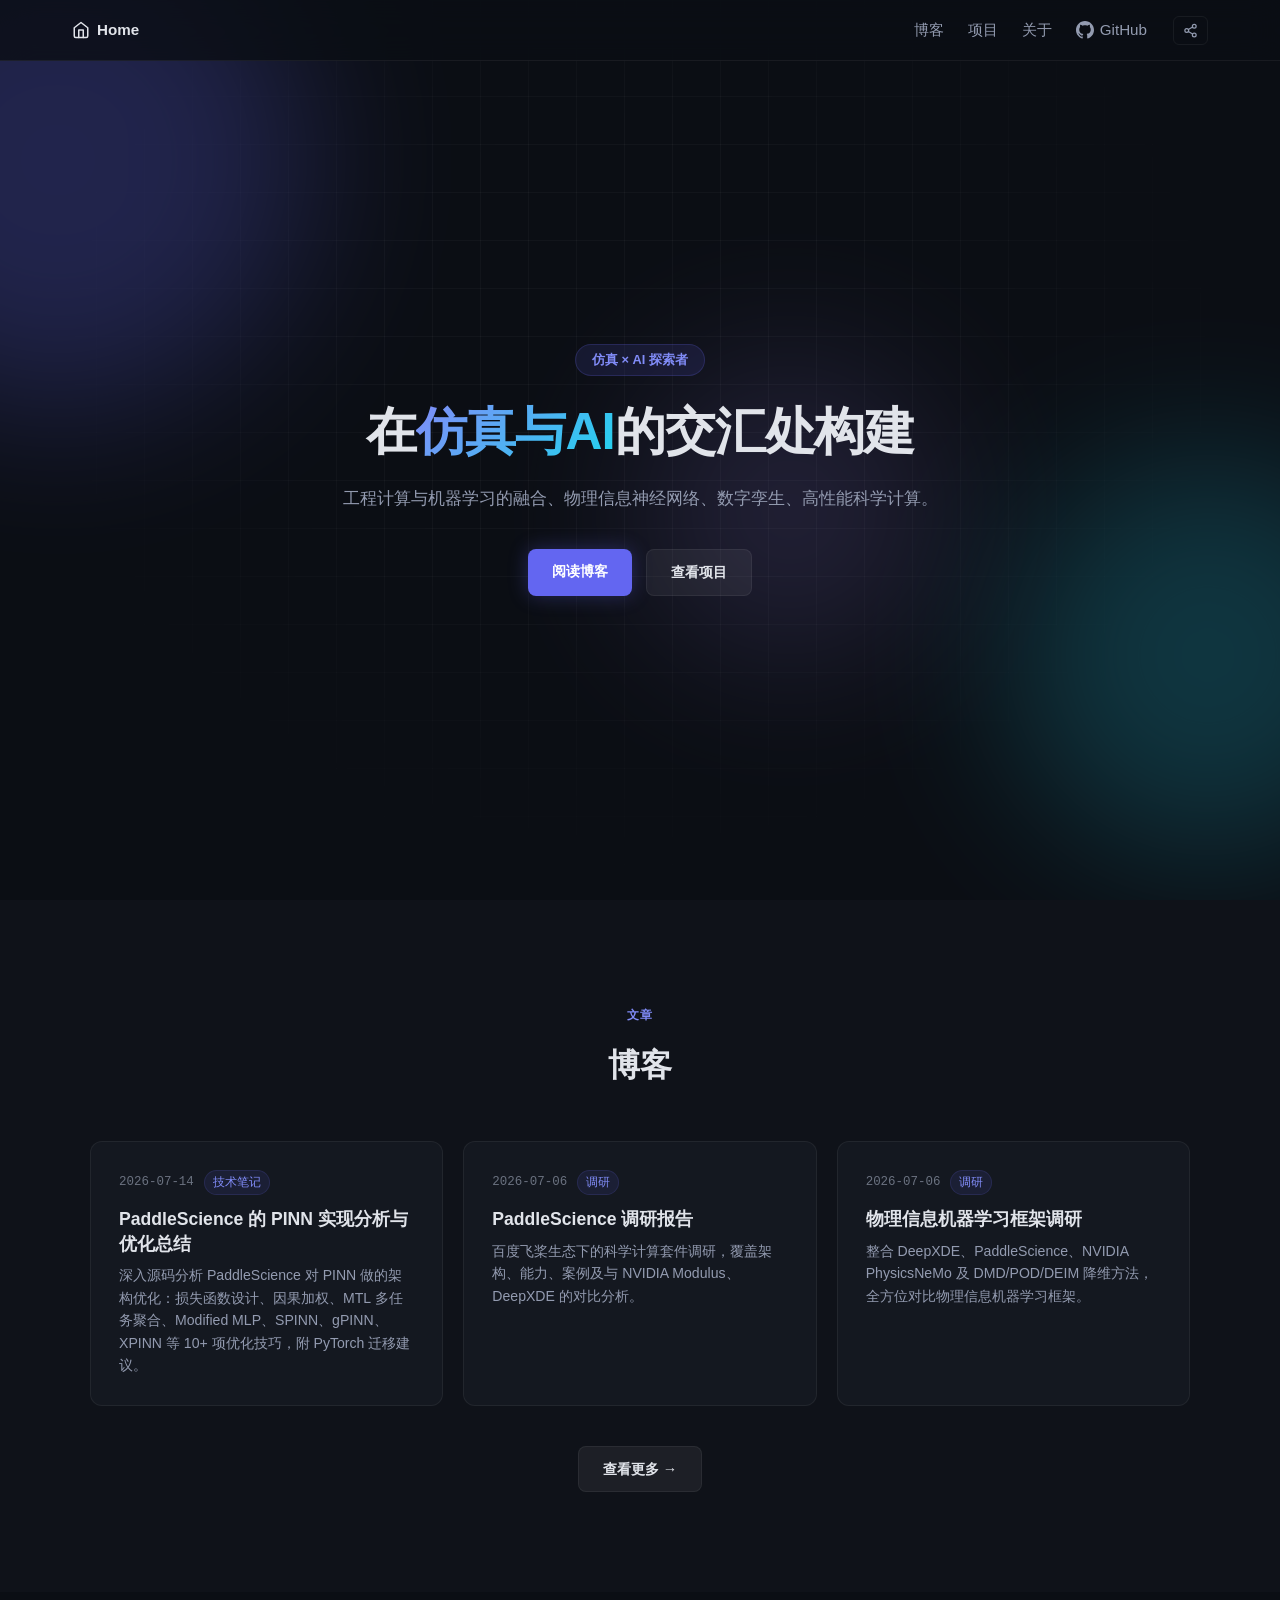
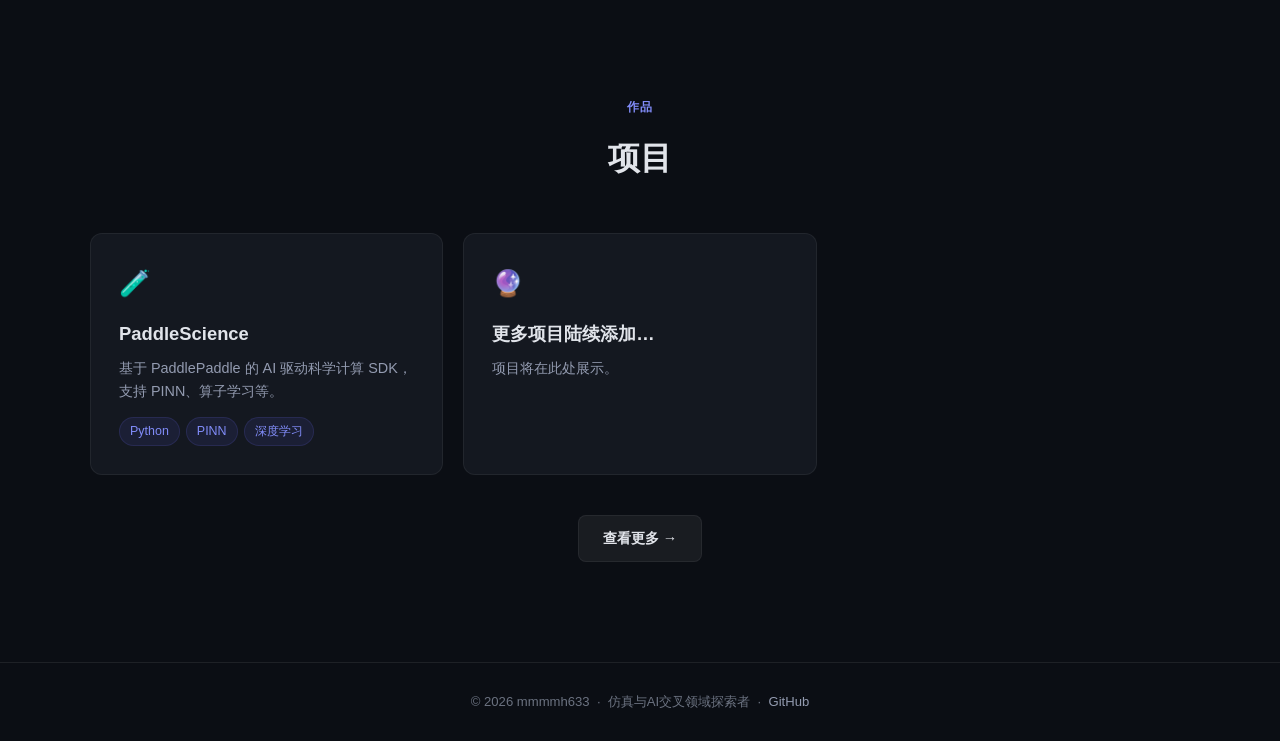
<file: index.html>
<!DOCTYPE html>
<html lang="zh-CN">
<head>
<meta charset="UTF-8">
<meta name="viewport" content="width=device-width, initial-scale=1.0">
<title>mmmmh633</title>
<link rel="stylesheet" href="style.css">
</head>
<body>

<!-- 导航 -->
<nav class="nav">
  <div class="nav-inner">
    <a href="#" class="logo">
      <svg class="logo-svg" viewBox="0 0 24 24" fill="none" stroke="currentColor" stroke-width="2" stroke-linecap="round" stroke-linejoin="round"><path d="M3 9l9-7 9 7v11a2 2 0 0 1-2 2H5a2 2 0 0 1-2-2z"/><polyline points="9 22 9 12 15 12 15 22"/></svg>
      Home
    </a>
    <div class="nav-links">
      <a href="#latest", class="nav-icon-link">博客</a>
      <a href="#projects", class="nav-icon-link">项目</a>
      <a href="about.html", class="nav-icon-link">关于</a>
      <a href="https://github.com/mmmmh633", target="_blank", class="nav-icon-link">
        <svg class="nav-svg" viewBox="0 0 24 24" fill="currentColor"><path d="M12 0C5.37 0 0 5.37 0 12c0 5.3 3.438 9.8 8.205 11.385.6.113.82-.258.82-.577 0-.285-.01-1.04-.015-2.04-3.338.724-4.042-1.61-4.042-1.61-.546-1.385-1.335-1.755-1.335-1.755-1.087-.744.084-.729.084-.729 1.205.084 1.838 1.236 1.838 1.236 1.07 1.835 2.809 1.305 3.495.998.108-.776.417-1.305.76-1.605-2.665-.3-5.466-1.332-5.466-5.93 0-1.31.465-2.38 1.235-3.22-.135-.303-.54-1.523.105-3.176 0 0 1.005-.322 3.3 1.23.96-.267 1.98-.399 3-.405 1.02.006 2.04.138 3 .405 2.28-1.552 3.285-1.23 3.285-1.23.645 1.653.24 2.873.12 3.176.765.84 1.23 1.91 1.23 3.22 0 4.61-2.805 5.625-5.475 5.92.42.36.81 1.096.81 2.22 0 1.605-.015 2.896-.015 3.286 0 .315.21.69.825.57C20.565 21.795 24 17.295 24 12c0-6.63-5.37-12-12-12z"/></svg>
        GitHub
      </a>
      <button class="nav-share" id="shareBtn" title="分享">
        <svg viewBox="0 0 24 24" fill="none" stroke="currentColor" stroke-width="2" stroke-linecap="round" stroke-linejoin="round"><circle cx="18" cy="5" r="3"/><circle cx="6" cy="12" r="3"/><circle cx="18" cy="19" r="3"/><line x1="8.59" y1="13.51" x2="15.42" y2="17.49"/><line x1="15.41" y1="6.51" x2="8.59" y2="10.49"/></svg>
      </button>
    </div>
  </div>
</nav>

<!-- 首屏 -->
<section class="hero" id="home">
  <div class="hero-grid"></div>
  <div class="hero-orb orb-1"></div>
  <div class="hero-orb orb-2"></div>
  <div class="hero-orb orb-3"></div>
  <div class="hero-content">
    <div class="hero-tag">仿真 × AI 探索者</div>
    <h1>在<span class="gradient-text">仿真与AI</span>的交汇处构建</h1>
    <p class="hero-desc">工程计算与机器学习的融合、物理信息神经网络、数字孪生、高性能科学计算。</p>
    <div class="hero-links">
      <a href="#latest" class="btn-primary">阅读博客</a>
      <a href="#projects" class="btn-secondary">查看项目</a>
    </div>
  </div>
</section>

<!-- 最新文章磁贴 -->
<section class="section section-alt" id="latest">
  <div class="container">
    <div class="section-header">
      <span class="section-tag">文章</span>
      <h2>博客</h2>
    </div>
    <div class="blog-grid" id="homeBlogGrid"></div>
    <div class="view-more">
      <a href="blog.html" class="btn-secondary">查看更多 →</a>
    </div>
  </div>
</section>

<!-- 项目 -->
<section class="section" id="projects">
  <div class="container">
    <div class="section-header">
      <span class="section-tag">作品</span>
      <h2>项目</h2>
    </div>
    <div class="projects-grid">
      <a href="https://github.com/mmmmh633/PaddleScience" class="project-card" target="_blank">
        <div class="project-icon">🧪</div>
        <h3>PaddleScience</h3>
        <p>基于 PaddlePaddle 的 AI 驱动科学计算 SDK，支持 PINN、算子学习等。</p>
        <div class="project-tags">
          <span>Python</span><span>PINN</span><span>深度学习</span>
        </div>
      </a>
      <div class="project-card placeholder">
        <div class="project-icon">🔮</div>
        <h3>更多项目陆续添加…</h3>
        <p>项目将在此处展示。</p>
      </div>
    </div>
    <div class="view-more">
      <a href="https://github.com/mmmmh633" target="_blank" class="btn-secondary">查看更多 →</a>
    </div>
  </div>
</section>

<!-- 页脚 -->
<footer>
  <div class="container">
    <p>&copy; 2026 mmmmh633 &nbsp;·&nbsp; 仿真与AI交叉领域探索者 &nbsp;·&nbsp; <a href="https://github.com/mmmmh633" target="_blank">GitHub</a></p>
  </div>
</footer>

<script src="blog-posts-data.js"></script>
<script src="app.js"></script>
</body>
</html>
</file>
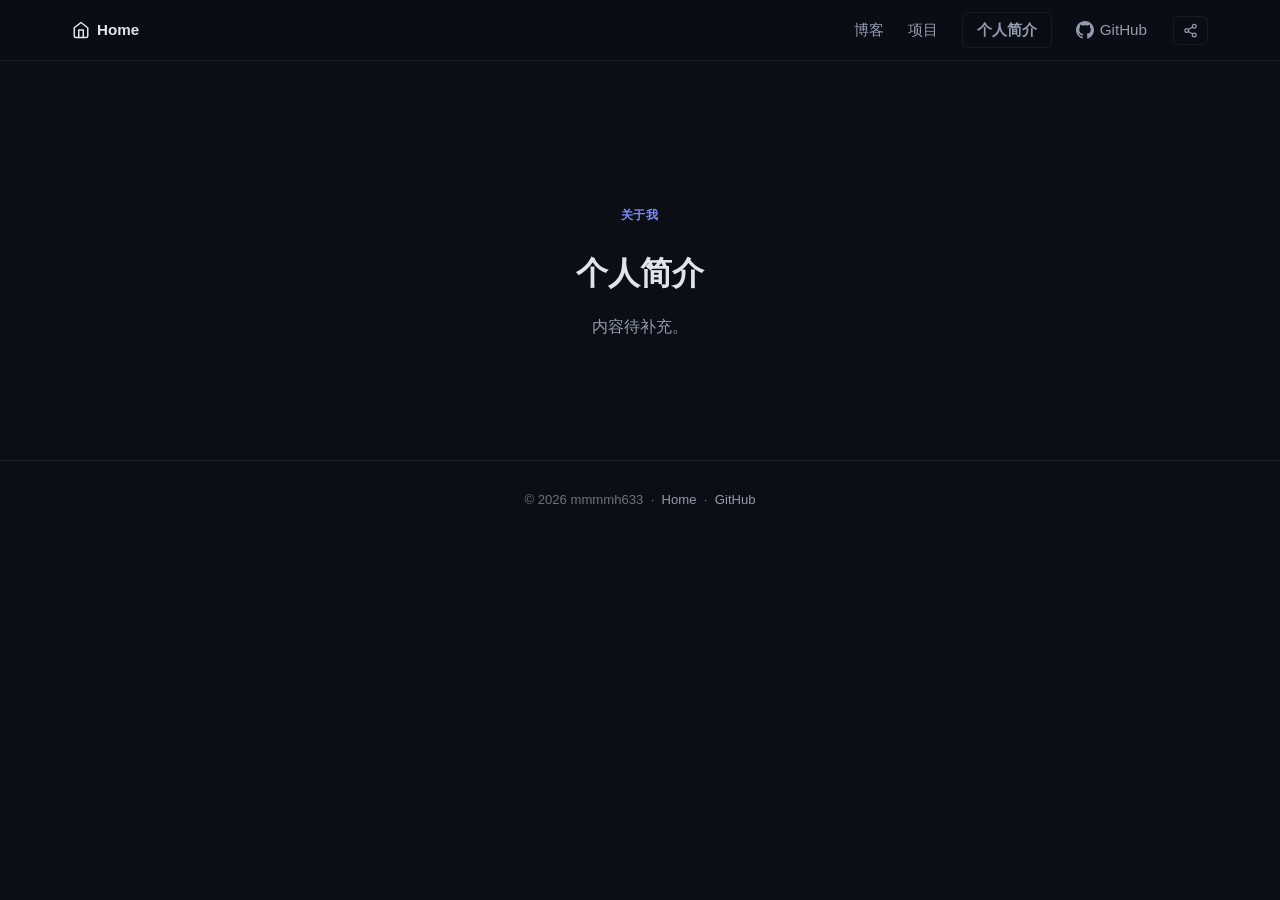
<file: about.html>
<!DOCTYPE html>
<html lang="zh-CN">
<head>
<meta charset="UTF-8">
<meta name="viewport" content="width=device-width, initial-scale=1.0">
<title>个人简介 — mmmmh633</title>
<link rel="stylesheet" href="style.css">
</head>
<body class="blog-page">

<nav class="nav">
  <div class="nav-inner">
    <a href="index.html" class="logo">
      <svg class="logo-svg" viewBox="0 0 24 24" fill="none" stroke="currentColor" stroke-width="2" stroke-linecap="round" stroke-linejoin="round"><path d="M3 9l9-7 9 7v11a2 2 0 0 1-2 2H5a2 2 0 0 1-2-2z"/><polyline points="9 22 9 12 15 12 15 22"/></svg>
      Home
    </a>
    <div class="nav-links">
      <a href="blog.html">博客</a>
      <a href="index.html#projects">项目</a>
      <a href="about.html" class="nav-btn active">个人简介</a>
      <a href="https://github.com/mmmmh633" target="_blank" class="nav-icon-link">
        <svg class="nav-svg" viewBox="0 0 24 24" fill="currentColor"><path d="M12 0C5.37 0 0 5.37 0 12c0 5.3 3.438 9.8 8.205 11.385.6.113.82-.258.82-.577 0-.285-.01-1.04-.015-2.04-3.338.724-4.042-1.61-4.042-1.61-.546-1.385-1.335-1.755-1.335-1.755-1.087-.744.084-.729.084-.729 1.205.084 1.838 1.236 1.838 1.236 1.07 1.835 2.809 1.305 3.495.998.108-.776.417-1.305.76-1.605-2.665-.3-5.466-1.332-5.466-5.93 0-1.31.465-2.38 1.235-3.22-.135-.303-.54-1.523.105-3.176 0 0 1.005-.322 3.3 1.23.96-.267 1.98-.399 3-.405 1.02.006 2.04.138 3 .405 2.28-1.552 3.285-1.23 3.285-1.23.645 1.653.24 2.873.12 3.176.765.84 1.23 1.91 1.23 3.22 0 4.61-2.805 5.625-5.475 5.92.42.36.81 1.096.81 2.22 0 1.605-.015 2.896-.015 3.286 0 .315.21.69.825.57C20.565 21.795 24 17.295 24 12c0-6.63-5.37-12-12-12z"/></svg>
        GitHub
      </a>
      <button class="nav-share" id="shareBtn" title="分享">
        <svg viewBox="0 0 24 24" fill="none" stroke="currentColor" stroke-width="2" stroke-linecap="round" stroke-linejoin="round"><circle cx="18" cy="5" r="3"/><circle cx="6" cy="12" r="3"/><circle cx="18" cy="19" r="3"/><line x1="8.59" y1="13.51" x2="15.42" y2="17.49"/><line x1="15.41" y1="6.51" x2="8.59" y2="10.49"/></svg>
      </button>
    </div>
  </div>
</nav>

<main class="blog-main" style="max-width:720px; margin:100px auto 80px; text-align:center; padding:40px;">
  <span class="section-tag">关于我</span>
  <h2 style="font-size:2em; margin-top:8px;">个人简介</h2>
  <p style="color:var(--text2); margin-top:12px;">内容待补充。</p>
</main>

<footer>
  <div class="container">
    <p>&copy; 2026 mmmmh633 &nbsp;·&nbsp; <a href="index.html">Home</a> &nbsp;·&nbsp; <a href="https://github.com/mmmmh633" target="_blank">GitHub</a></p>
  </div>
</footer>

<script src="app.js"></script>
</body>
</html>
</file>
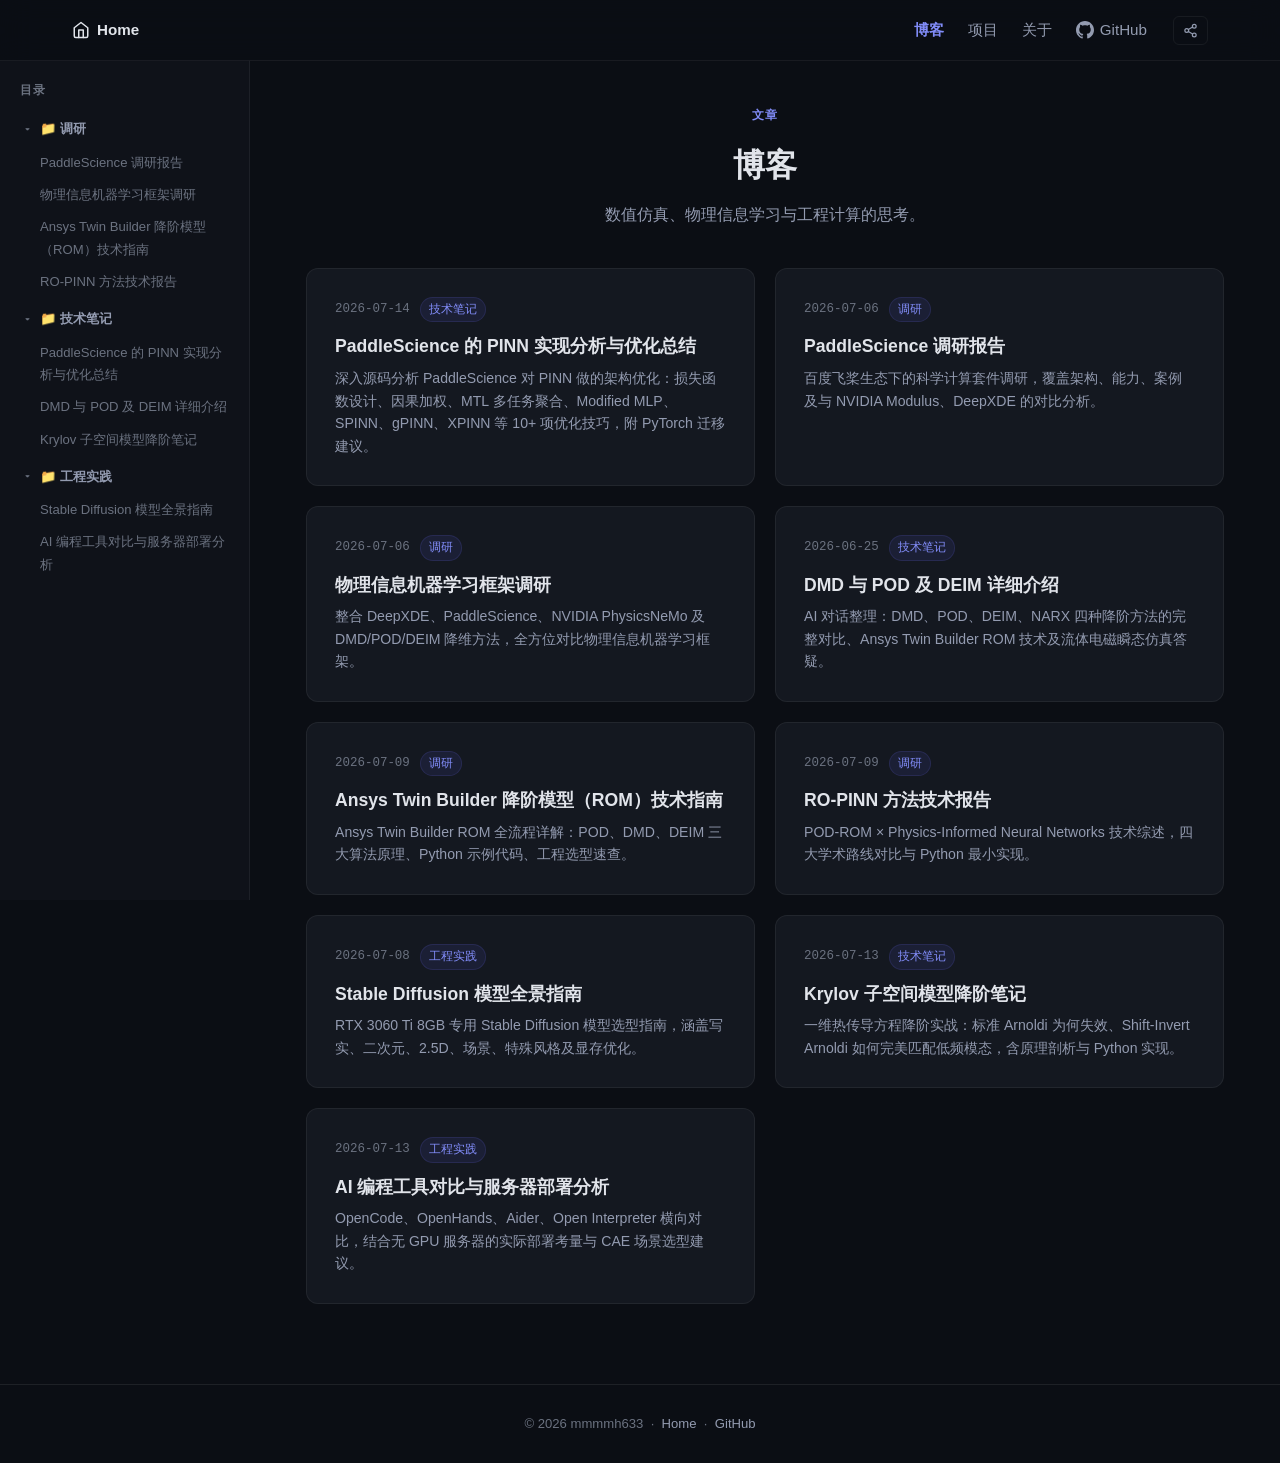
<file: blog.html>
<!DOCTYPE html>
<html lang="zh-CN">
<head>
<meta charset="UTF-8">
<meta name="viewport" content="width=device-width, initial-scale=1.0">
<title>博客 — mmmmh633</title>
<link rel="stylesheet" href="style.css">
</head>
<body class="blog-page">

<!-- 导航 -->
<nav class="nav">
  <div class="nav-inner">
    <a href="index.html" class="logo">
      <svg class="logo-svg" viewBox="0 0 24 24" fill="none" stroke="currentColor" stroke-width="2" stroke-linecap="round" stroke-linejoin="round"><path d="M3 9l9-7 9 7v11a2 2 0 0 1-2 2H5a2 2 0 0 1-2-2z"/><polyline points="9 22 9 12 15 12 15 22"/></svg>
      Home
    </a>
    <div class="nav-links">
      <a href="blog.html" class="active">博客</a>
      <a href="index.html#projects">项目</a>
      <a href="about.html">关于</a>
      <a href="https://github.com/mmmmh633" target="_blank" class="nav-icon-link">
        <svg class="nav-svg" viewBox="0 0 24 24" fill="currentColor"><path d="M12 0C5.37 0 0 5.37 0 12c0 5.3 3.438 9.8 8.205 11.385.6.113.82-.258.82-.577 0-.285-.01-1.04-.015-2.04-3.338.724-4.042-1.61-4.042-1.61-.546-1.385-1.335-1.755-1.335-1.755-1.087-.744.084-.729.084-.729 1.205.084 1.838 1.236 1.838 1.236 1.07 1.835 2.809 1.305 3.495.998.108-.776.417-1.305.76-1.605-2.665-.3-5.466-1.332-5.466-5.93 0-1.31.465-2.38 1.235-3.22-.135-.303-.54-1.523.105-3.176 0 0 1.005-.322 3.3 1.23.96-.267 1.98-.399 3-.405 1.02.006 2.04.138 3 .405 2.28-1.552 3.285-1.23 3.285-1.23.645 1.653.24 2.873.12 3.176.765.84 1.23 1.91 1.23 3.22 0 4.61-2.805 5.625-5.475 5.92.42.36.81 1.096.81 2.22 0 1.605-.015 2.896-.015 3.286 0 .315.21.69.825.57C20.565 21.795 24 17.295 24 12c0-6.63-5.37-12-12-12z"/></svg>
        GitHub
      </a>
      <button class="nav-share" id="shareBtn" title="分享">
        <svg viewBox="0 0 24 24" fill="none" stroke="currentColor" stroke-width="2" stroke-linecap="round" stroke-linejoin="round"><circle cx="18" cy="5" r="3"/><circle cx="6" cy="12" r="3"/><circle cx="18" cy="19" r="3"/><line x1="8.59" y1="13.51" x2="15.42" y2="17.49"/><line x1="15.41" y1="6.51" x2="8.59" y2="10.49"/></svg>
      </button>
    </div>
  </div>
</nav>

<!-- 博客主体：三栏布局（文章视图）+ 磁贴列表视图 -->
<div class="blog-layout" id="blogLayout">
  <!-- 左侧文件树 -->
  <aside class="blog-sidebar" id="fileTree">
    <div class="sidebar-head">目录</div>
    <nav class="file-tree" id="fileTreeNav"></nav>
  </aside>

  <!-- 中间内容区 -->
  <main class="blog-main" id="blogContent">
    <!-- 默认显示磁贴列表 -->
    <div class="blog-cards-view" id="blogCardsView">
      <div class="section-header">
        <span class="section-tag">文章</span>
        <h2>博客</h2>
        <p>数值仿真、物理信息学习与工程计算的思考。</p>
      </div>
      <div class="blog-grid" id="allBlogGrid"></div>
    </div>
    <!-- 文章详情视图（默认隐藏） -->
    <div class="blog-article-view" id="blogArticleView" style="display:none;">
      <button class="back-to-list" id="backToList">← 返回列表</button>
      <div id="articleContainer"></div>
    </div>
  </main>

  <!-- 右侧文章目录 -->
  <aside class="blog-toc" id="blogToc">
    <div class="sidebar-head">本页目录</div>
    <nav class="toc-nav" id="tocNav">
      <p class="toc-empty">选择文章以查看目录</p>
    </nav>
  </aside>
</div>

<!-- 页脚 -->
<footer>
  <div class="container">
    <p>&copy; 2026 mmmmh633 &nbsp;·&nbsp; <a href="index.html">Home</a> &nbsp;·&nbsp; <a href="https://github.com/mmmmh633" target="_blank">GitHub</a></p>
  </div>
</footer>

<script src="blog-posts-data.js"></script>
<script src="app.js"></script>
</body>
</html>
</file>
<file: style.css>
/* ===== Variables ===== */
:root {
  --bg: #0b0e14;
  --bg-alt: #0f1219;
  --surface: #141820;
  --surface2: #1c212a;
  --border: rgba(255,255,255,.06);
  --border-hover: rgba(255,255,255,.12);
  --text: #e1e4ea;
  --text2: #939bb0;
  --text3: #6b7280;

  --accent: #6366f1;
  --accent2: #818cf8;
  --cyan: #22d3ee;
  --green: #34d399;
  --purple: #a78bfa;
  --orange: #fb923c;
  --pink: #f472b6;
  --radius: 12px;
  --radius-sm: 8px;
  --shadow: 0 4px 32px rgba(0,0,0,.45);
  --font: -apple-system, BlinkMacSystemFont, "Segoe UI", "Noto Sans SC", sans-serif;
  --font-mono: "Cascadia Code", "Fira Code", "JetBrains Mono", Consolas, monospace;

  /* blog layout */
  --sidebar-w: 250px;
  --toc-w: 210px;
  --nav-h: 60px;
}

/* ===== Reset ===== */
*, *::before, *::after { margin:0; padding:0; box-sizing:border-box; }
html { scroll-behavior:smooth; }
body {
  font-family: var(--font);
  background: var(--bg);
  color: var(--text);
  line-height: 1.7;
  -webkit-font-smoothing: antialiased;
}

a { color: inherit; text-decoration: none; }
img { max-width: 100%; display: block; }

/* ===== Navigation ===== */
.nav {
  position: fixed; top: 0; left: 0; right: 0; z-index: 100;
  background: rgba(11,14,20,.8);
  backdrop-filter: blur(16px);
  -webkit-backdrop-filter: blur(16px);
  border-bottom: 1px solid var(--border);
}
.nav-inner {
  max-width: 1200px; margin: 0 auto;
  padding: 0 32px; height: var(--nav-h);
  display: flex; align-items: center; justify-content: space-between;
}

/* Logo */
.logo {
  font-size: .95em; font-weight: 600;
  color: var(--text);
  display: flex; align-items: center; gap: 7px;
  transition: color .2s;
}
.logo:hover { color: var(--accent2); }
.logo-svg, .nav-svg { width: 18px; height: 18px; flex-shrink: 0; }

.nav-links { display: flex; gap: 24px; align-items: center; }
.nav-links a {
  font-size: .95em; color: var(--text2);
  transition: color .2s;
  font-weight: 500;
  display: flex; align-items: center; gap: 6px;
}
.nav-links a:hover { color: var(--text); }
.nav-links a.active { color: var(--accent2); font-weight: 600; }
.nav-links a:hover .nav-svg { color: var(--text); }
.nav-links a.active .nav-svg { color: var(--accent2); }
.nav-svg { color: var(--text2); transition: color .2s; }

/* Share button — subtle inline */
.nav-share {
  background: none; border: 1px solid var(--border);
  border-radius: 6px; padding: 6px 9px;
  cursor: pointer; color: var(--text2);
  display: flex; align-items: center;
  transition: all .2s; margin-left: 2px;
}
.nav-share svg { width: 15px; height: 15px; }
.nav-share:hover { color: var(--accent2); border-color: var(--accent2); }
.nav-share.copied { color: var(--green); border-color: var(--green); }

/* Nav button (个人简介) */
.nav-btn {
  padding: 4px 14px; border-radius: 6px;
  border: 1px solid var(--border);
  font-size: .88em; font-weight: 500;
  color: var(--text2) !important;
  transition: all .2s;
}
.nav-btn:hover { color: var(--accent2) !important; border-color: var(--accent2); }

/* ===== Hero ===== */
.hero {
  position: relative;
  min-height: 100vh;
  display: flex; align-items: center; justify-content: center;
  overflow: hidden;
  padding: 120px 24px 80px;
}
.hero-grid {
  position: absolute; inset: 0;
  background-image:
    linear-gradient(rgba(255,255,255,.03) 1px, transparent 1px),
    linear-gradient(90deg, rgba(255,255,255,.03) 1px, transparent 1px);
  background-size: 48px 48px;
  mask-image: radial-gradient(ellipse at 50% 40%, black 30%, transparent 70%);
}
.hero-orb {
  position: absolute; border-radius: 50%; filter: blur(80px); opacity: .25;
}
.orb-1 { width: 500px; height: 500px; top: -10%; left: -15%; background: var(--accent); }
.orb-2 { width: 400px; height: 400px; bottom: 5%; right: -10%; background: var(--cyan); opacity: .2; }
.orb-3 { width: 300px; height: 300px; top: 40%; left: 50%; background: var(--purple); opacity: .15; }

.hero-content { position: relative; z-index: 1; text-align: center; max-width: 720px; }
.hero-tag {
  display: inline-block;
  padding: 4px 16px; border-radius: 99px;
  font-size: .8em; font-weight: 600;
  background: rgba(99,102,241,.12);
  color: var(--accent2);
  border: 1px solid rgba(99,102,241,.2);
  margin-bottom: 24px;
}
.hero h1 {
  font-size: clamp(2em, 5vw, 3.2em);
  font-weight: 700; line-height: 1.25;
  letter-spacing: -.02em; margin-bottom: 20px;
}
.gradient-text {
  background: linear-gradient(135deg, var(--accent2), var(--cyan));
  -webkit-background-clip: text;
  -webkit-text-fill-color: transparent;
}
.hero-desc {
  font-size: 1.08em; color: var(--text2);
  line-height: 1.7; max-width: 620px;
  margin: 0 auto 36px;
  white-space: nowrap;
}
.hero-links { display: flex; gap: 14px; justify-content: center; flex-wrap: wrap; }
.btn-primary, .btn-secondary {
  padding: 10px 24px; border-radius: var(--radius-sm);
  font-size: .9em; font-weight: 600;
  transition: all .25s; cursor: pointer;
  display: inline-block;
}
.btn-primary {
  background: var(--accent); color: #fff;
  box-shadow: 0 0 20px rgba(99,102,241,.3);
}
.btn-primary:hover { background: var(--accent2); transform: translateY(-1px); box-shadow: 0 0 30px rgba(99,102,241,.45); }
.btn-secondary {
  background: rgba(255,255,255,.06); color: var(--text);
  border: 1px solid var(--border);
}
.btn-secondary:hover { background: rgba(255,255,255,.1); border-color: var(--border-hover); color: var(--accent2); }

/* ===== Section ===== */
.section { padding: 100px 24px; }
.section-alt { background: var(--bg-alt); }
.container { max-width: 1100px; margin: 0 auto; }
.section-header { text-align: center; margin-bottom: 48px; }
.section-tag {
  display: inline-block;
  font-size: .78em; font-weight: 600;
  color: var(--accent2); text-transform: uppercase;
  letter-spacing: .08em; margin-bottom: 12px;
}
.section-header h2 {
  font-size: 2em; font-weight: 700;
  letter-spacing: -.01em;
}
.section-header p { color: var(--text2); font-size: 1em; max-width: 480px; margin: 8px auto 0; }

/* ===== View More ===== */
.view-more { text-align: center; margin-top: 40px; }

/* ===== Homepage Blog Cards (磁贴) ===== */
.blog-grid {
  display: grid;
  grid-template-columns: repeat(auto-fill, minmax(340px, 1fr));
  gap: 20px;
}
.blog-card {
  background: var(--surface);
  border: 1px solid var(--border);
  border-radius: var(--radius);
  padding: 28px;
  transition: all .3s;
  cursor: pointer;
  display: flex; flex-direction: column;
  position: relative;
  overflow: hidden;
}
.blog-card::before {
  content: '';
  position: absolute; top: 0; left: 0; right: 0;
  height: 3px;
  background: linear-gradient(90deg, var(--accent), var(--cyan));
  opacity: 0; transition: opacity .3s;
}
.blog-card:hover {
  border-color: var(--border-hover);
  transform: translateY(-3px);
  box-shadow: 0 8px 40px rgba(0,0,0,.5);
}
.blog-card:hover::before { opacity: 1; }

.blog-card-meta {
  display: flex; align-items: center; gap: 10px;
  margin-bottom: 12px;
}
.blog-card-date {
  font-size: .78em; color: var(--text3);
  font-family: var(--font-mono);
}
.blog-card-cat {
  padding: 2px 8px; border-radius: 99px;
  font-size: .72em; font-weight: 500;
  background: rgba(99,102,241,.1);
  color: var(--accent2);
  border: 1px solid rgba(99,102,241,.15);
}
.blog-card h3 {
  font-size: 1.1em; font-weight: 600;
  margin-bottom: 8px; line-height: 1.4;
}
.blog-card p {
  color: var(--text2); font-size: .88em;
  line-height: 1.6; flex: 1;
}

/* ===== Projects ===== */
.projects-grid {
  display: grid;
  grid-template-columns: repeat(auto-fill, minmax(340px, 1fr));
  gap: 20px;
}
.project-card {
  background: var(--surface);
  border: 1px solid var(--border);
  border-radius: var(--radius);
  padding: 28px;
  transition: all .3s;
  display: block;
}
.project-card:hover {
  border-color: var(--accent);
  box-shadow: 0 0 24px rgba(99,102,241,.12);
  transform: translateY(-2px);
}
.project-card.placeholder { opacity: .4; pointer-events: none; }
.project-icon { font-size: 1.6em; margin-bottom: 12px; }
.project-card h3 { font-size: 1.15em; font-weight: 600; margin-bottom: 8px; }
.project-card p { color: var(--text2); font-size: .9em; line-height: 1.6; margin-bottom: 14px; }
.project-tags { display: flex; gap: 6px; flex-wrap: wrap; }
.project-tags span {
  padding: 3px 10px; border-radius: 99px;
  font-size: .78em; font-weight: 500;
  background: rgba(99,102,241,.1);
  color: var(--accent2);
  border: 1px solid rgba(99,102,241,.15);
}

/* ===== Footer ===== */
footer {
  padding: 28px 24px; text-align: center;
  font-size: .82em; color: var(--text3);
  border-top: 1px solid rgba(255,255,255,.08);
}
footer a { color: var(--text2); transition: color .2s; }
footer a:hover { color: var(--accent2); }

/* ===== Scroll animation ===== */
.fade-in {
  opacity: 0;
  transform: translateY(24px);
  transition: opacity .6s ease, transform .6s ease;
}
.fade-in.visible {
  opacity: 1;
  transform: translateY(0);
}

/* =============================================
   Blog Page Layout
   ============================================= */
.blog-page {
  padding-top: var(--nav-h);
}

.blog-layout {
  display: flex;
  width: 100%;
  min-height: calc(100vh - var(--nav-h) - 80px);
}

/* ----- Left: File Tree ----- */
.blog-sidebar {
  width: var(--sidebar-w);
  min-width: var(--sidebar-w);
  border-right: 1px solid var(--border);
  background: var(--bg-alt);
  padding: 20px 0;
  overflow-y: auto;
  position: sticky;
  top: var(--nav-h);
  height: calc(100vh - var(--nav-h));
}

.sidebar-head {
  padding: 0 20px 12px;
  font-size: .75em; font-weight: 600;
  color: var(--text3);
  text-transform: uppercase;
  letter-spacing: .08em;
}

/* file tree nodes */
.file-tree { padding: 0 12px; }
.tree-category { margin-bottom: 4px; }

.tree-cat-label {
  display: flex; align-items: center; gap: 6px;
  padding: 6px 8px;
  font-size: .82em; font-weight: 600;
  color: var(--text2);
  cursor: pointer;
  border-radius: 6px;
  transition: all .15s;
  user-select: none;
}
.tree-cat-label:hover { background: var(--surface2); color: var(--text); }
.tree-cat-label .arrow {
  font-size: .7em;
  transition: transform .2s;
  display: inline-block;
  width: 14px;
  text-align: center;
  color: var(--text3);
}
.tree-cat-label.collapsed .arrow { transform: rotate(-90deg); }

.tree-posts { overflow: hidden; }

.tree-post {
  display: block;
  padding: 5px 8px 5px 28px;
  font-size: .82em; color: var(--text3);
  border-radius: 6px;
  cursor: pointer;
  transition: all .15s;
}
.tree-post:hover { background: var(--surface2); color: var(--text); }
.tree-post.active {
  background: rgba(99,102,241,.12);
  color: var(--accent2);
  font-weight: 500;
}

/* ----- Center: Content ----- */
.blog-main {
  flex: 1;
  padding: 40px 56px 80px;
  overflow-y: auto;
  min-width: 0;
}

.blog-welcome {
  text-align: center;
  padding: 80px 0;
}
.blog-welcome h2 {
  font-size: 2em; font-weight: 700; margin-top: 8px;
}
.blog-welcome p { color: var(--text2); margin-top: 8px; }

/* blog cards view (list mode) */
.blog-cards-view .section-header { margin-bottom: 40px; }
.blog-cards-view .blog-grid { padding: 0; }

/* back to list button */
.back-to-list {
  display: inline-flex; align-items: center; gap: 4px;
  padding: 6px 14px; margin-bottom: 24px;
  background: var(--surface);
  border: 1px solid var(--border); border-radius: var(--radius-sm);
  color: var(--text2); font-size: .85em; cursor: pointer;
  transition: all .2s; font-family: var(--font);
}
.back-to-list:hover { color: var(--accent2); border-color: var(--accent2); }

/* blog article */
.blog-article { animation: fadeUp .35s ease; }

@keyframes fadeUp {
  from { opacity: 0; transform: translateY(12px); }
  to   { opacity: 1; transform: translateY(0); }
}

.blog-article-header {
  margin-bottom: 32px;
  padding-bottom: 24px;
  border-bottom: 1px solid var(--border);
}
.blog-article-meta {
  display: flex; align-items: center; gap: 12px;
  font-size: .82em; color: var(--text3);
  margin-bottom: 12px;
}
.blog-article-meta .cat-tag {
  padding: 2px 10px; border-radius: 99px;
  font-size: .78em; font-weight: 500;
  background: rgba(99,102,241,.1);
  color: var(--accent2);
  border: 1px solid rgba(99,102,241,.15);
}
.blog-article h1 {
  font-size: 1.8em; font-weight: 700;
  line-height: 1.35; letter-spacing: -.01em;
}

.blog-article h2 {
  font-size: 1.2em; font-weight: 600;
  margin: 36px 0 12px;
  padding-bottom: 6px;
  border-bottom: 1px solid var(--border);
}
.blog-article h3 {
  font-size: 1.02em; font-weight: 600;
  margin: 24px 0 8px;
  color: var(--text);
}
.blog-article p {
  margin-bottom: 14px;
  color: var(--text2);
  font-size: .93em;
  line-height: 1.8;
}
.blog-article ul, .blog-article ol {
  margin: 0 0 16px 20px;
  color: var(--text2);
  font-size: .93em;
}
.blog-article li { margin-bottom: 6px; line-height: 1.7; }
.blog-article code {
  font-family: var(--font-mono);
  font-size: .88em;
  background: var(--surface2);
  padding: 2px 6px;
  border-radius: 4px;
  color: var(--accent2);
}
.blog-article pre {
  background: var(--surface);
  border: 1px solid var(--border);
  border-radius: var(--radius-sm);
  padding: 16px 20px;
  overflow-x: auto;
  margin-bottom: 16px;
  font-size: .85em;
}
.blog-article pre code {
  background: none; padding: 0; color: var(--text);
}
.blog-article blockquote {
  border-left: 3px solid var(--accent);
  padding: 8px 16px;
  margin-bottom: 16px;
  color: var(--text3);
  font-size: .9em;
}

/* ----- Rich content: badges, tiers, cards (from HTML reports) ----- */
.blog-article .badge {
  display: inline-block; padding: 3px 10px; border-radius: 99px;
  font-size: .78em; font-weight: 600; margin: 1px 2px;
}
.blog-article .badge-green  { background: rgba(34,197,94,.15);  color: var(--green); }
.blog-article .badge-yellow { background: rgba(245,158,11,.15); color: var(--orange); }
.blog-article .badge-red    { background: rgba(239,68,68,.15);  color: #ef4444; }
.blog-article .badge-blue   { background: rgba(59,130,246,.15); color: #3b82f6; }
.blog-article .badge-cyan   { background: rgba(6,182,212,.15);  color: var(--cyan); }
.blog-article .badge-purple { background: rgba(168,85,247,.15); color: var(--purple); }
.blog-article .badge-pink   { background: rgba(236,72,153,.15); color: var(--pink); }
.blog-article .badge-orange { background: rgba(249,115,22,.15); color: var(--orange); }

.blog-article .tier-box {
  border-radius: var(--radius); padding: 20px; border-left: 4px solid;
  margin-bottom: 16px;
}
.blog-article .tier-green  { border-color: var(--green);  background: rgba(34,197,94,.06); }
.blog-article .tier-yellow { border-color: var(--orange); background: rgba(245,158,11,.06); }
.blog-article .tier-blue   { border-color: #3b82f6;      background: rgba(59,130,246,.06); }
.blog-article .tier-cyan   { border-color: var(--cyan);  background: rgba(6,182,212,.06); }
.blog-article .tier-purple { border-color: var(--purple); background: rgba(168,85,247,.06); }
.blog-article .tier-red    { border-color: #ef4444;      background: rgba(239,68,68,.06); }

.blog-article .model-card {
  background: var(--surface2); border-radius: var(--radius-sm);
  padding: 18px 20px; border: 1px solid rgba(255,255,255,.04);
  margin-bottom: 12px;
}
.blog-article .model-card h4 { margin-bottom: 6px; font-size: .98em; }
.blog-article .model-card p  { font-size: .85em; margin-bottom: 4px; }

.blog-article .grid2 {
  display: grid; grid-template-columns: 1fr 1fr; gap: 24px;
  margin-bottom: 16px;
}
.blog-article .grid3 {
  display: grid; grid-template-columns: repeat(3,1fr); gap: 16px;
  margin-bottom: 16px;
}
@media (max-width: 768px) {
  .blog-article .grid2, .blog-article .grid3 { grid-template-columns: 1fr; }
}

.blog-article .spec-row {
  display: flex; justify-content: space-between; align-items: center;
  padding: 8px 0; border-bottom: 1px solid rgba(255,255,255,.04);
}
.blog-article .spec-label { color: var(--text2); font-size: .9em; }
.blog-article .spec-value { font-weight: 600; font-size: .93em; }

.blog-article .vram-bar {
  height: 6px; border-radius: 99px; background: var(--surface2);
  margin: 6px 0 12px; overflow: hidden;
}
.blog-article .vram-fill { height: 100%; border-radius: 99px; }
.blog-article .vram-fill.safe   { background: linear-gradient(90deg, var(--green), #16a34a); }
.blog-article .vram-fill.warn   { background: linear-gradient(90deg, var(--orange), var(--orange)); }
.blog-article .vram-fill.danger { background: linear-gradient(90deg, var(--orange), #ef4444); }

.blog-article .flow-step {
  display: flex; align-items: center; gap: 12px; padding: 10px 0;
}
.blog-article .flow-num {
  width: 30px; height: 30px; border-radius: 50%; background: var(--accent);
  display: flex; align-items: center; justify-content: center;
  font-weight: 700; font-size: .85em; flex-shrink: 0;
}
.blog-article .flow-text { font-size: .92em; }

.blog-article .tip {
  background: rgba(59,130,246,.1); border: 1px solid rgba(59,130,246,.2);
  border-radius: var(--radius-sm); padding: 14px 18px; margin: 12px 0; font-size: .9em;
}
.blog-article .warning {
  background: rgba(239,68,68,.08); border: 1px solid rgba(239,68,68,.2);
  border-radius: var(--radius-sm); padding: 14px 18px; margin: 12px 0; font-size: .9em;
}

.blog-article .subtitle {
  color: var(--text2); margin-bottom: 24px; font-size: .95em;
}
.blog-article hr {
  border: none; border-top: 1px solid var(--border); margin: 24px 0;
}
.blog-article table {
  width: 100%; border-collapse: collapse;
  margin-bottom: 16px; font-size: .88em;
}
.blog-article th, .blog-article td {
  padding: 8px 12px; text-align: left;
  border: 1px solid var(--border);
}
.blog-article th {
  background: var(--surface2);
  color: var(--text);
  font-weight: 600;
}
.blog-article td { color: var(--text2); }
.blog-article strong { color: var(--text); font-weight: 600; }
.blog-article a { color: var(--accent2); text-decoration: underline; }

/* ----- Right: TOC ----- */
.blog-toc {
  width: var(--toc-w);
  min-width: var(--toc-w);
  border-left: 1px solid var(--border);
  background: var(--bg-alt);
  padding: 20px 0;
  overflow-y: auto;
  position: sticky;
  top: var(--nav-h);
  height: calc(100vh - var(--nav-h));
}

.toc-nav { padding: 0 12px; }

.toc-item {
  display: block;
  padding: 4px 8px;
  font-size: .8em; color: var(--text3);
  border-radius: 4px;
  transition: all .15s;
  cursor: pointer;
  border-left: 2px solid transparent;
}
.toc-item:hover { color: var(--text); background: var(--surface2); }
.toc-item.toc-h3 { padding-left: 20px; font-size: .76em; }
.toc-item.active {
  color: var(--accent2);
  border-left-color: var(--accent2);
  background: rgba(99,102,241,.06);
}
.toc-empty { color: var(--text3); font-size: .8em; padding: 0 8px; }

/* ===== Responsive ===== */
@media (max-width: 1100px) {
  .blog-toc { display: none; }
  .blog-main { padding: 32px 40px 60px; }
}
@media (max-width: 768px) {
  .nav-inner { padding: 0 20px; }
  .nav-links { gap: 18px; }
  .nav-links a { font-size: .85em; }
  .hero { padding: 100px 20px 60px; }
  .section { padding: 64px 20px; }
  .section-header h2 { font-size: 1.6em; }
  .blog-grid, .projects-grid { grid-template-columns: 1fr; }
  .footer-grid { grid-template-columns: 1fr; gap: 24px; }

  .blog-sidebar { width: 200px; min-width: 200px; }
  .blog-main { padding: 24px 24px 60px; }
}
@media (max-width: 640px) {
  .blog-sidebar { display: none; }
  .blog-main { padding: 20px 16px 60px; }
}
</file>
